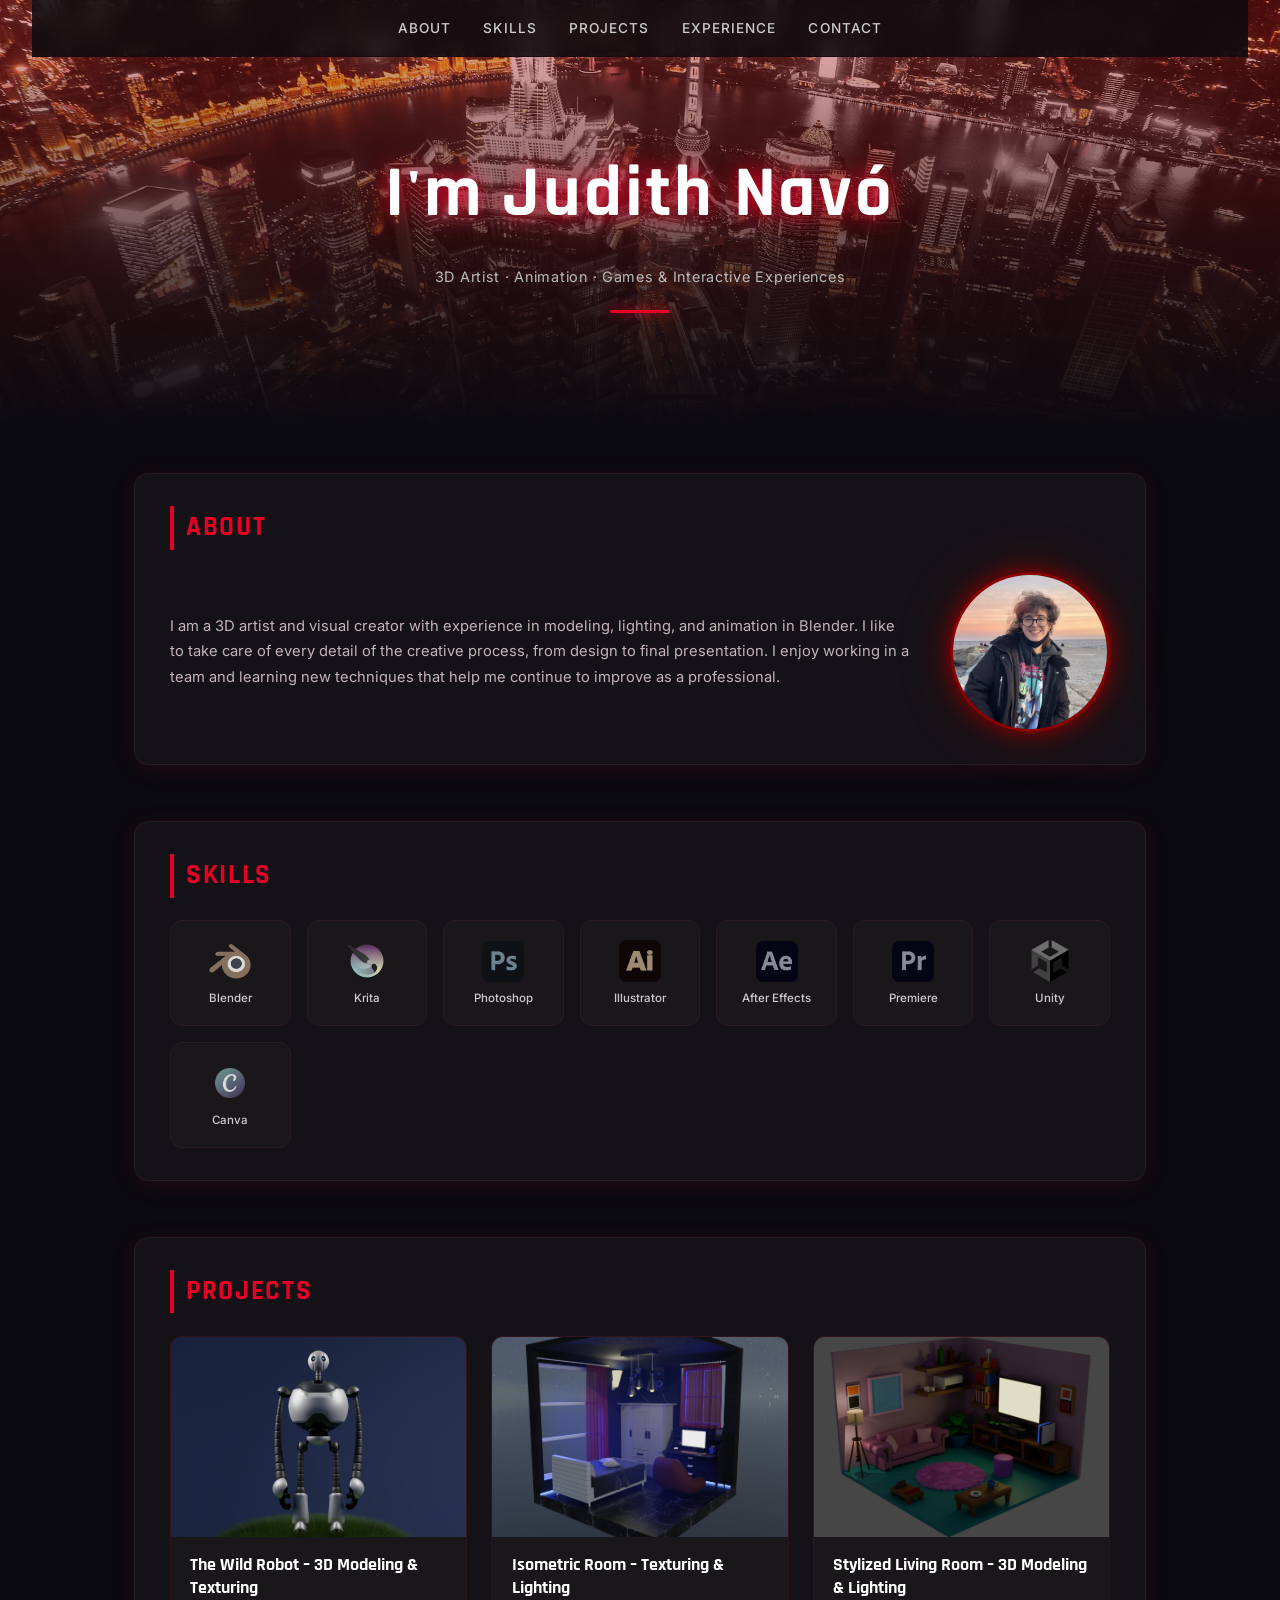
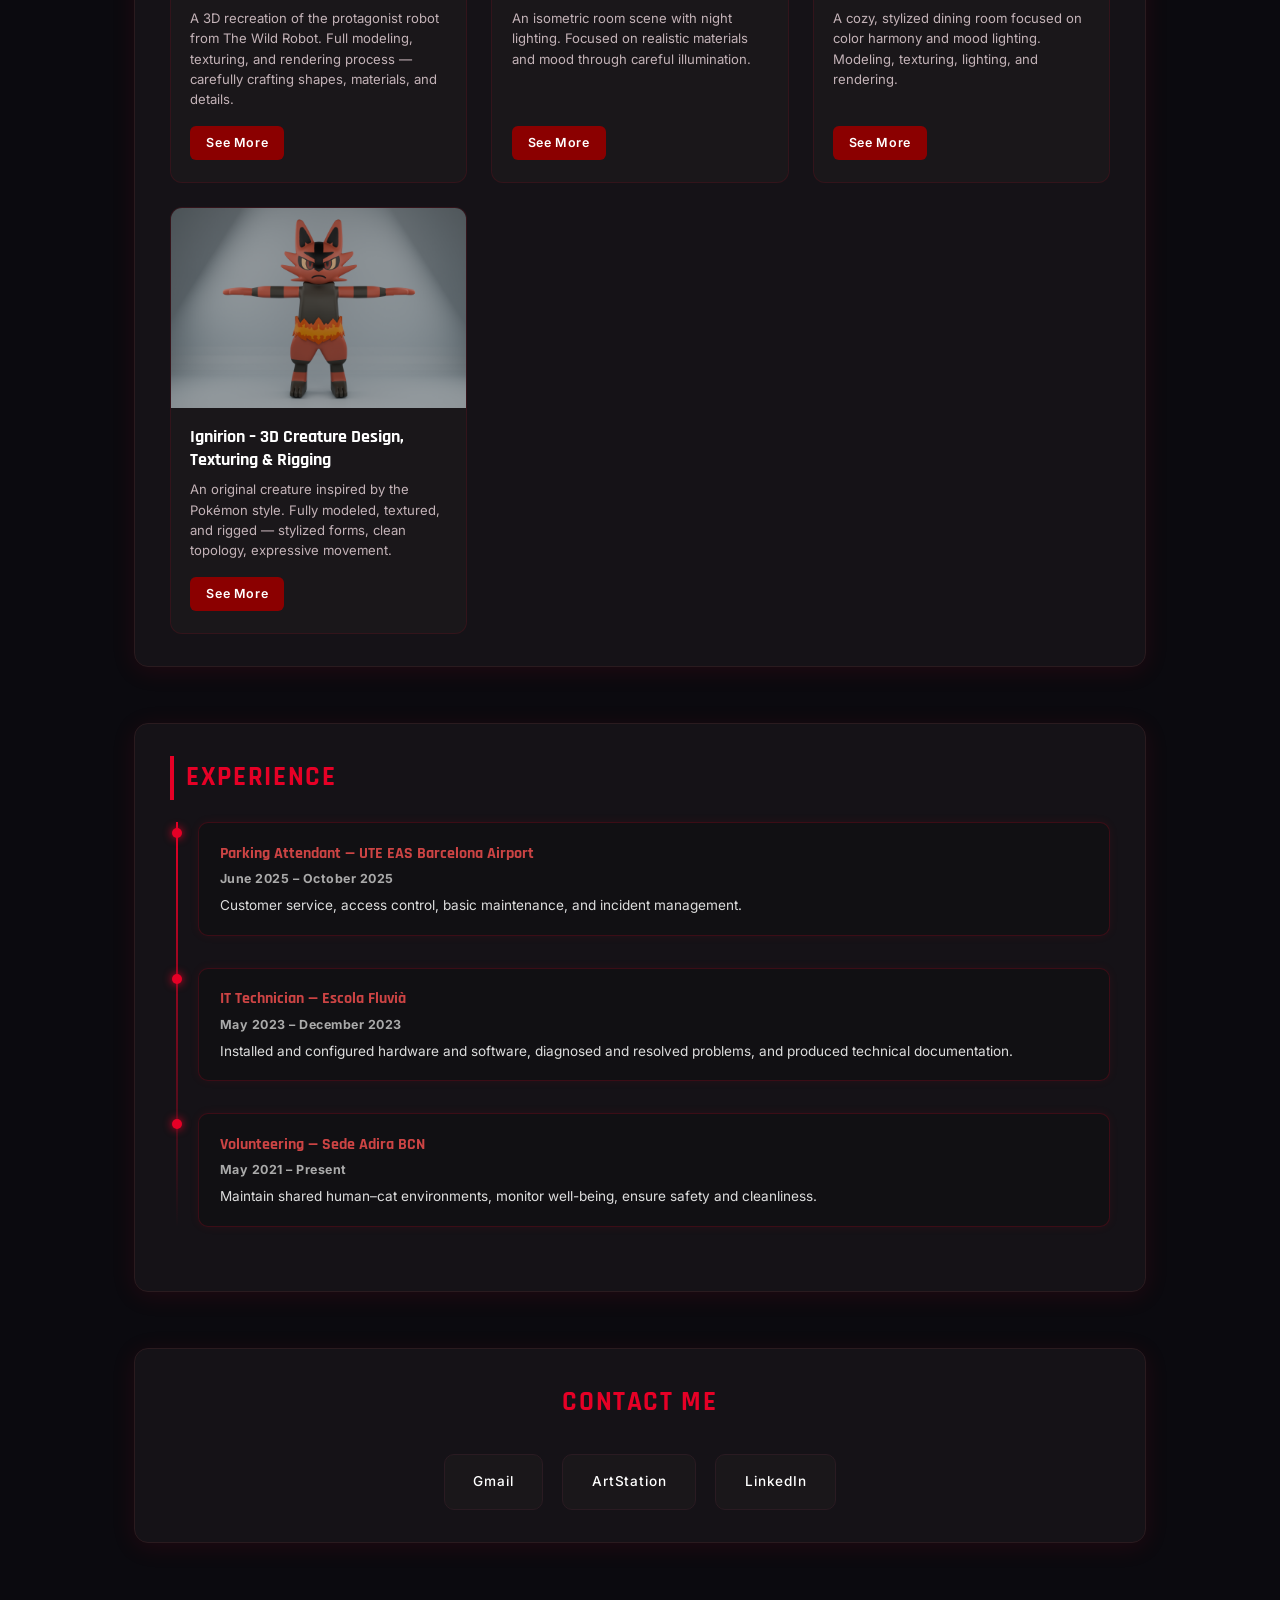
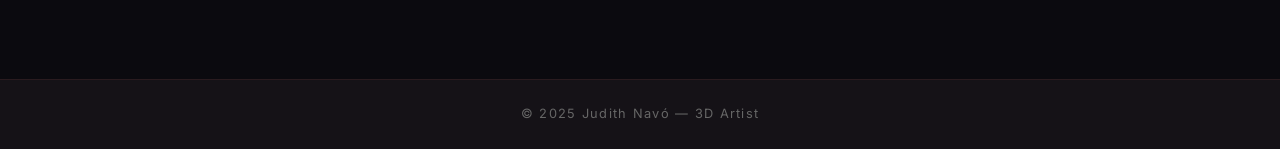
<file: portfolioweb/portfolio.html>
<!DOCTYPE html>
<html lang="en">
<head>
  <meta charset="UTF-8"/>
  <meta name="viewport" content="width=device-width, initial-scale=1.0"/>
  <title>Judith Navó — Portfolio</title>
  <link rel="preconnect" href="https://fonts.googleapis.com"/>
  <link rel="stylesheet" href="https://fonts.googleapis.com/css2?family=Rajdhani:wght@400;600;700&family=Inter:wght@300;400;500&display=swap"/>
  <style>
    /* ══════════════════════════════════════
       RESET & BASE
    ══════════════════════════════════════ */
    *, *::before, *::after { margin:0; padding:0; box-sizing:border-box; }

    :root {
      --red:      #e60026;
      --red-dk:   #8b0000;
      --red-glow: rgba(230,0,38,.35);
      --bg:       #0b0a0f;
      --bg2:      #151217;
      --bg3:      #1a171a;
      --text:     #e4dcdc;
      --text-dim: #c4b3b8;
      --border:   #2a1b1f;
    }

    html { scroll-behavior: smooth; }

    body {
      background: var(--bg);
      color: var(--text);
      font-family: 'Inter', sans-serif;
      line-height: 1.6;
      font-size: 15px;
    }

    /* custom scrollbar */
    ::-webkit-scrollbar { width: 6px; }
    ::-webkit-scrollbar-track { background: var(--bg); }
    ::-webkit-scrollbar-thumb { background: var(--red-dk); border-radius: 3px; }

    /* ══════════════════════════════════════
       HEADER
    ══════════════════════════════════════ */
    header {
      text-align: center;
      padding: 0 2rem 3rem;
      background:
        linear-gradient(rgba(230,0,0,.28), var(--bg)),
        url('src/fondo.jpg') center/cover no-repeat;
      position: relative;
    }

    nav {
      position: sticky;
      top: 0;
      z-index: 100;
      padding: 1rem 2rem;
      background: rgba(11,10,15,.85);
      backdrop-filter: blur(10px);
      border-bottom: 1px solid #1a0a0e;
    }
    nav ul {
      display: flex;
      justify-content: center;
      gap: 2rem;
      list-style: none;
    }
    nav a {
      text-decoration: none;
      color: #ccc;
      font-size: .85rem;
      font-weight: 500;
      letter-spacing: .08em;
      text-transform: uppercase;
      transition: color .2s;
    }
    nav a:hover { color: var(--red); }

    .hero {
      padding: 5rem 2rem 4rem;
    }
    .hero h1 {
      font-family: 'Rajdhani', sans-serif;
      font-size: clamp(2.5rem, 6vw, 4.5rem);
      font-weight: 700;
      color: #fff;
      text-shadow: 0 0 20px var(--red), 0 0 60px rgba(230,0,38,.3);
      letter-spacing: .04em;
    }
    .hero p {
      color: #bbb;
      margin: .8rem auto 0;
      max-width: 520px;
      font-size: .9rem;
      letter-spacing: .05em;
    }
    .hero-line {
      width: 60px; height: 3px;
      background: var(--red);
      box-shadow: 0 0 12px var(--red);
      margin: 1.4rem auto 0;
      border-radius: 2px;
    }

    /* ══════════════════════════════════════
       LAYOUT
    ══════════════════════════════════════ */
    main {
      max-width: 1060px;
      margin: 0 auto;
      padding: 3rem 1.5rem 5rem;
    }

    section {
      margin-bottom: 3.5rem;
      background: var(--bg2);
      padding: 2rem 2.2rem;
      border-radius: 14px;
      border: 1px solid var(--border);
      box-shadow: 0 4px 24px rgba(230,0,38,.1);
    }

    section h2 {
      font-family: 'Rajdhani', sans-serif;
      font-size: 1.7rem;
      font-weight: 700;
      color: var(--red);
      letter-spacing: .06em;
      text-transform: uppercase;
      margin-bottom: 1.4rem;
      padding-left: 12px;
      border-left: 4px solid var(--red);
      position: relative;
    }

    /* ══════════════════════════════════════
       ABOUT
    ══════════════════════════════════════ */
    .about-content {
      display: flex;
      align-items: center;
      gap: 2.5rem;
      flex-wrap: wrap;
    }
    .about-content p {
      flex: 1;
      color: var(--text-dim);
      min-width: 260px;
      font-size: .92rem;
      line-height: 1.75;
    }
    .about-img {
      width: 160px; height: 160px;
      object-fit: cover;
      border-radius: 50%;
      border: 3px solid var(--red-dk);
      box-shadow: 0 0 20px var(--red-dk), 0 0 50px rgba(139,0,0,.4);
      flex-shrink: 0;
      transition: transform .3s, box-shadow .3s;
    }
    .about-img:hover {
      transform: scale(1.05) rotate(-2deg);
      box-shadow: 0 0 30px var(--red), 0 0 60px rgba(230,0,38,.3);
    }

    /* ══════════════════════════════════════
       SKILLS
    ══════════════════════════════════════ */
    .skills-container {
      display: grid;
      grid-template-columns: repeat(auto-fill, minmax(110px, 1fr));
      gap: 16px;
    }
    .skill-card {
      background: var(--bg3);
      border: 1px solid #2a1b22;
      border-radius: 12px;
      padding: 1.2rem .8rem;
      text-align: center;
      cursor: default;
      transition: transform .22s, background .22s, box-shadow .22s;
      display: flex; flex-direction: column;
      align-items: center; justify-content: center;
      gap: .6rem;
    }
    .skill-card img {
      width: 42px; height: 42px;
      object-fit: contain;
      filter: grayscale(80%) brightness(.85);
      transition: filter .25s;
    }
    .skill-card p {
      color: #ccc;
      font-size: .72rem;
      font-weight: 500;
      line-height: 1.2;
    }
    .skill-card:hover {
      transform: translateY(-5px);
      background: #ffa0a0;
      box-shadow: 0 0 20px var(--red-glow);
    }
    .skill-card:hover img { filter: none; }
    .skill-card:hover p { color: #0b0a0f; }

    /* ══════════════════════════════════════
       PROJECTS
    ══════════════════════════════════════ */
    .projects-grid {
      display: grid;
      grid-template-columns: repeat(auto-fill, minmax(280px, 1fr));
      gap: 24px;
    }
    .project-card {
      background: var(--bg3);
      border: 1px solid rgba(230,0,38,.12);
      border-radius: 12px;
      overflow: hidden;
      transition: transform .22s, box-shadow .22s, border-color .22s;
      display: flex; flex-direction: column;
    }
    .project-card:hover {
      transform: translateY(-5px);
      box-shadow: 0 0 22px rgba(230,0,38,.3);
      border-color: var(--red);
    }
    .project-card img {
      width: 100%; height: 200px;
      object-fit: cover;
      display: block;
    }
    .project-info {
      padding: 1.1rem 1.2rem 1.4rem;
      flex: 1; display: flex; flex-direction: column;
    }
    .project-info h3 {
      font-family: 'Rajdhani', sans-serif;
      font-size: 1.1rem;
      font-weight: 700;
      color: #fff;
      margin-bottom: .5rem;
      line-height: 1.3;
    }
    .project-info p {
      color: var(--text-dim);
      font-size: .82rem;
      line-height: 1.55;
      flex: 1;
      margin-bottom: 1rem;
    }
    .project-btn {
      display: inline-block;
      padding: 7px 16px;
      background: var(--red-dk);
      color: #fff;
      font-size: .78rem;
      font-weight: 600;
      text-decoration: none;
      border-radius: 6px;
      align-self: flex-start;
      letter-spacing: .05em;
      transition: background .2s, box-shadow .2s;
    }
    .project-btn:hover {
      background: var(--red);
      box-shadow: 0 0 14px var(--red-glow);
    }

    /* ══════════════════════════════════════
       EXPERIENCE TIMELINE
    ══════════════════════════════════════ */
    .timeline { padding-left: 28px; position: relative; }
    .timeline::before {
      content: '';
      position: absolute; left: 6px; top: 0; bottom: 0;
      width: 2px;
      background: linear-gradient(to bottom, var(--red), transparent);
    }
    .timeline-item {
      position: relative;
      margin-bottom: 2rem;
    }
    .timeline-item::before {
      content: '';
      position: absolute;
      left: -26px; top: 6px;
      width: 10px; height: 10px;
      background: var(--red);
      border-radius: 50%;
      box-shadow: 0 0 8px var(--red);
    }
    .timeline-content {
      background: #111013;
      padding: 1.1rem 1.3rem;
      border-radius: 10px;
      border: 1px solid rgba(230,0,38,.2);
      box-shadow: 0 0 10px rgba(230,0,38,.08);
    }
    .timeline-content h3 {
      font-family: 'Rajdhani', sans-serif;
      font-size: 1rem; font-weight: 700;
      color: #c44; margin-bottom: 3px;
    }
    .timeline-content h4 {
      font-size: .78rem; color: #aaa;
      margin-bottom: 6px; letter-spacing: .04em;
    }
    .timeline-content p { color: #ddd; font-size: .85rem; }

    /* ══════════════════════════════════════
       CONTACT
    ══════════════════════════════════════ */
    #contact { text-align: center; }
    #contact h2 {
      border-left: none;
      padding-left: 0;
      display: inline-block;
    }
    .contact-container {
      display: flex;
      justify-content: center;
      gap: 1.2rem;
      flex-wrap: wrap;
      margin-top: .5rem;
    }
    .contact-item {
      background: var(--bg3);
      border: 1px solid #2a1b22;
      border-radius: 10px;
      padding: 1rem 1.8rem;
      text-decoration: none;
      color: #fff;
      font-size: .85rem;
      font-weight: 500;
      letter-spacing: .06em;
      transition: background .2s, transform .2s, box-shadow .2s;
    }
    .contact-item:hover {
      background: var(--red);
      transform: translateY(-4px);
      box-shadow: 0 0 18px var(--red-glow);
    }

    /* ══════════════════════════════════════
       FOOTER
    ══════════════════════════════════════ */
    footer {
      text-align: center;
      padding: 1.5rem;
      background: var(--bg2);
      border-top: 1px solid var(--border);
      font-size: .8rem;
      color: #666;
      letter-spacing: .1em;
    }

    /* ══════════════════════════════════════
       RESPONSIVE (dentro del iframe)
    ══════════════════════════════════════ */
    @media(max-width: 600px) {
      nav ul { gap: 1rem; }
      nav a  { font-size: .75rem; }
      .about-content { flex-direction: column; align-items: center; text-align: center; }
      .projects-grid { grid-template-columns: 1fr; }
      .skills-container { grid-template-columns: repeat(3,1fr); }
    }
  </style>
</head>
<body>

<header>
  <nav>
    <ul>
      <li><a href="#about">About</a></li>
      <li><a href="#skills">Skills</a></li>
      <li><a href="#projects">Projects</a></li>
      <li><a href="#experience">Experience</a></li>
      <li><a href="#contact">Contact</a></li>
    </ul>
  </nav>
  <div class="hero">
    <h1>I'm Judith Navó</h1>
    <p>3D Artist · Animation · Games &amp; Interactive Experiences</p>
    <div class="hero-line"></div>
  </div>
</header>

<main>

  <!-- ABOUT -->
  <section id="about">
    <h2>About</h2>
    <div class="about-content">
      <p>I am a 3D artist and visual creator with experience in modeling, lighting, and animation in Blender.
         I like to take care of every detail of the creative process, from design to final presentation.
         I enjoy working in a team and learning new techniques that help me continue to improve as a professional.</p>
      <img src="src/about.jpg" alt="Judith Navó" class="about-img"/>
    </div>
  </section>

  <!-- SKILLS -->
  <section id="skills">
    <h2>Skills</h2>
    <div class="skills-container">
      <div class="skill-card"><img src="src/blender.png" alt="Blender"/><p>Blender</p></div>
      <div class="skill-card"><img src="src/krita.png" alt="Krita"/><p>Krita</p></div>
      <div class="skill-card"><img src="src/photoshop.png" alt="Photoshop"/><p>Photoshop</p></div>
      <div class="skill-card"><img src="src/illustrator.png" alt="Illustrator"/><p>Illustrator</p></div>
      <div class="skill-card"><img src="src/aftereffects.png" alt="After Effects"/><p>After Effects</p></div>
      <div class="skill-card"><img src="src/premiere.png" alt="Premiere"/><p>Premiere</p></div>
      <div class="skill-card"><img src="src/unity.png" alt="Unity"/><p>Unity</p></div>
      <div class="skill-card"><img src="src/canva.png" alt="Canva"/><p>Canva</p></div>
    </div>
  </section>

  <!-- PROJECTS -->
  <section id="projects">
    <h2>Projects</h2>
    <div class="projects-grid">

      <div class="project-card">
        <img src="src/twr.png" alt="The Wild Robot"/>
        <div class="project-info">
          <h3>The Wild Robot – 3D Modeling &amp; Texturing</h3>
          <p>A 3D recreation of the protagonist robot from The Wild Robot. Full modeling,
             texturing, and rendering process — carefully crafting shapes, materials, and details.</p>
          <a href="#" class="project-btn">See More</a>
        </div>
      </div>

      <div class="project-card">
        <img src="src/nightroom.jpg" alt="Isometric Room"/>
        <div class="project-info">
          <h3>Isometric Room – Texturing &amp; Lighting</h3>
          <p>An isometric room scene with night lighting. Focused on realistic materials
             and mood through careful illumination.</p>
          <a href="#" class="project-btn">See More</a>
        </div>
      </div>

      <div class="project-card">
        <img src="src/livingroom.jpg" alt="Living Room"/>
        <div class="project-info">
          <h3>Stylized Living Room – 3D Modeling &amp; Lighting</h3>
          <p>A cozy, stylized dining room focused on color harmony and mood lighting.
             Modeling, texturing, lighting, and rendering.</p>
          <a href="#" class="project-btn">See More</a>
        </div>
      </div>

      <div class="project-card">
        <img src="src/ignirion.png" alt="Ignirion"/>
        <div class="project-info">
          <h3>Ignirion – 3D Creature Design, Texturing &amp; Rigging</h3>
          <p>An original creature inspired by the Pokémon style. Fully modeled, textured, and rigged —
             stylized forms, clean topology, expressive movement.</p>
          <a href="#" class="project-btn">See More</a>
        </div>
      </div>

    </div>
  </section>

  <!-- EXPERIENCE -->
  <section id="experience">
    <h2>Experience</h2>
    <div class="timeline">

      <div class="timeline-item">
        <div class="timeline-content">
          <h3>Parking Attendant — UTE EAS Barcelona Airport</h3>
          <h4>June 2025 – October 2025</h4>
          <p>Customer service, access control, basic maintenance, and incident management.</p>
        </div>
      </div>

      <div class="timeline-item">
        <div class="timeline-content">
          <h3>IT Technician — Escola Fluvià</h3>
          <h4>May 2023 – December 2023</h4>
          <p>Installed and configured hardware and software, diagnosed and resolved problems,
             and produced technical documentation.</p>
        </div>
      </div>

      <div class="timeline-item">
        <div class="timeline-content">
          <h3>Volunteering — Sede Adira BCN</h3>
          <h4>May 2021 – Present</h4>
          <p>Maintain shared human–cat environments, monitor well-being, ensure safety and cleanliness.</p>
        </div>
      </div>

    </div>
  </section>

  <!-- CONTACT -->
  <section id="contact">
    <h2>Contact Me</h2>
    <div class="contact-container">
      <a href="mailto:jnavomartinez@gmail.com" class="contact-item">Gmail</a>
      <a href="https://www.artstation.com/jdxth" target="_blank" rel="noopener" class="contact-item">ArtStation</a>
      <a href="https://www.linkedin.com/in/judith-nav%C3%B3-mart%C3%ADnez-73185b385/" target="_blank" rel="noopener" class="contact-item">LinkedIn</a>
    </div>
  </section>

</main>

<footer>
  <p>© 2025 Judith Navó — 3D Artist</p>
</footer>

</body>
</html>
</file>
